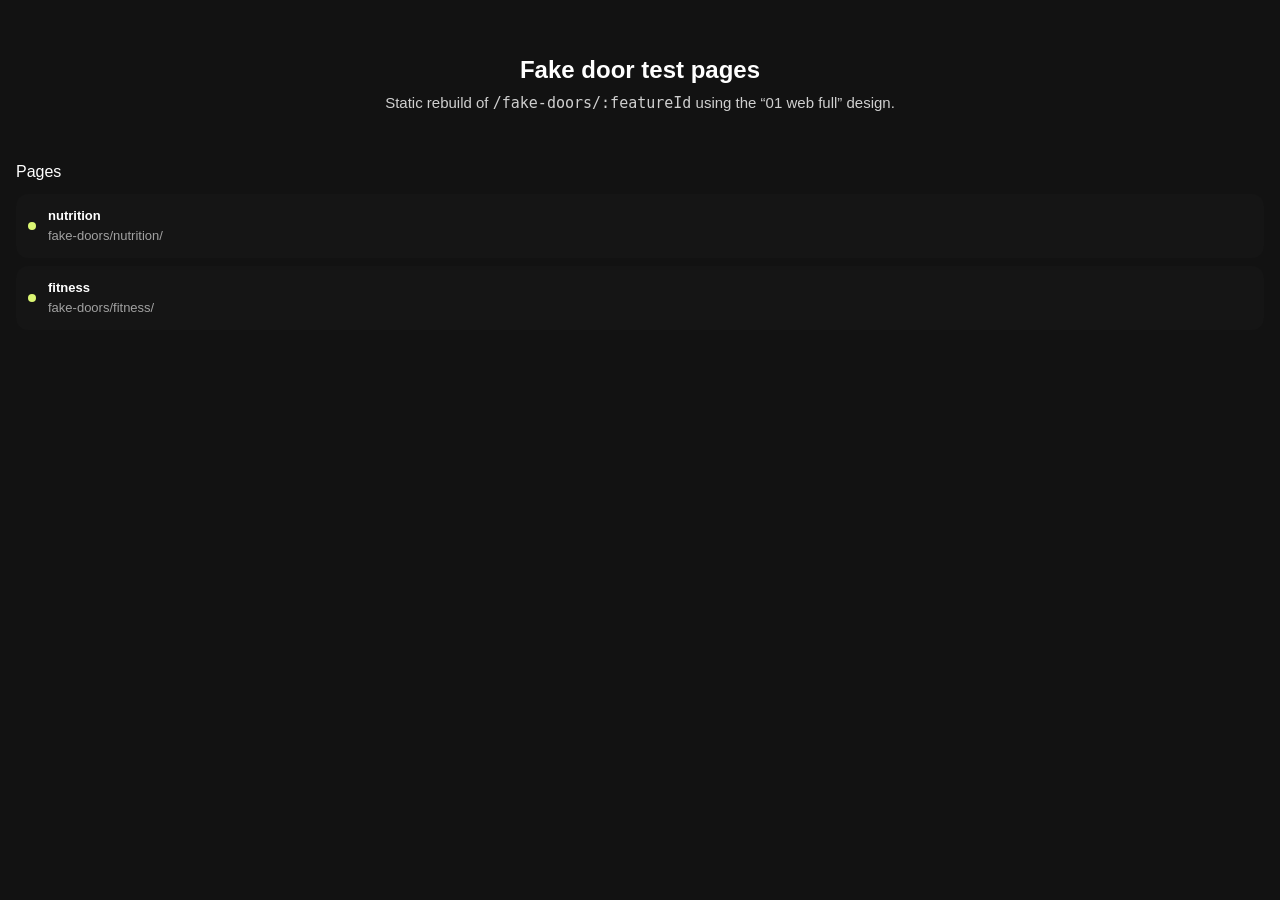
<file: index.html>
<!doctype html>
<html lang="en">
    <head>
        <meta charset="UTF-8" />
        <meta name="viewport" content="width=device-width, initial-scale=1.0, viewport-fit=cover" />
        <meta name="robots" content="noindex, nofollow" />
        <title>Fake door test pages</title>
        <link rel="stylesheet" href="assets/app.css" />
    </head>
    <body>
        <main>
            <div class="closing__text">
                <h1>Fake door test pages</h1>
                <p class="closing__subtitle">Static rebuild of <code>/fake-doors/:featureId</code> using the “01 web full” design.</p>
            </div>
            <section>
                <h2>Pages</h2>
                <div class="rows">
                    <a class="value-row" href="fake-doors/nutrition/"><span class="value-row__dot"></span><div><p class="value-row__title">nutrition</p><p class="value-row__subtitle">fake-doors/nutrition/</p></div></a>
                    <a class="value-row" href="fake-doors/fitness/"><span class="value-row__dot"></span><div><p class="value-row__title">fitness</p><p class="value-row__subtitle">fake-doors/fitness/</p></div></a>
                </div>
            </section>
        </main>
    </body>
</html>
</file>
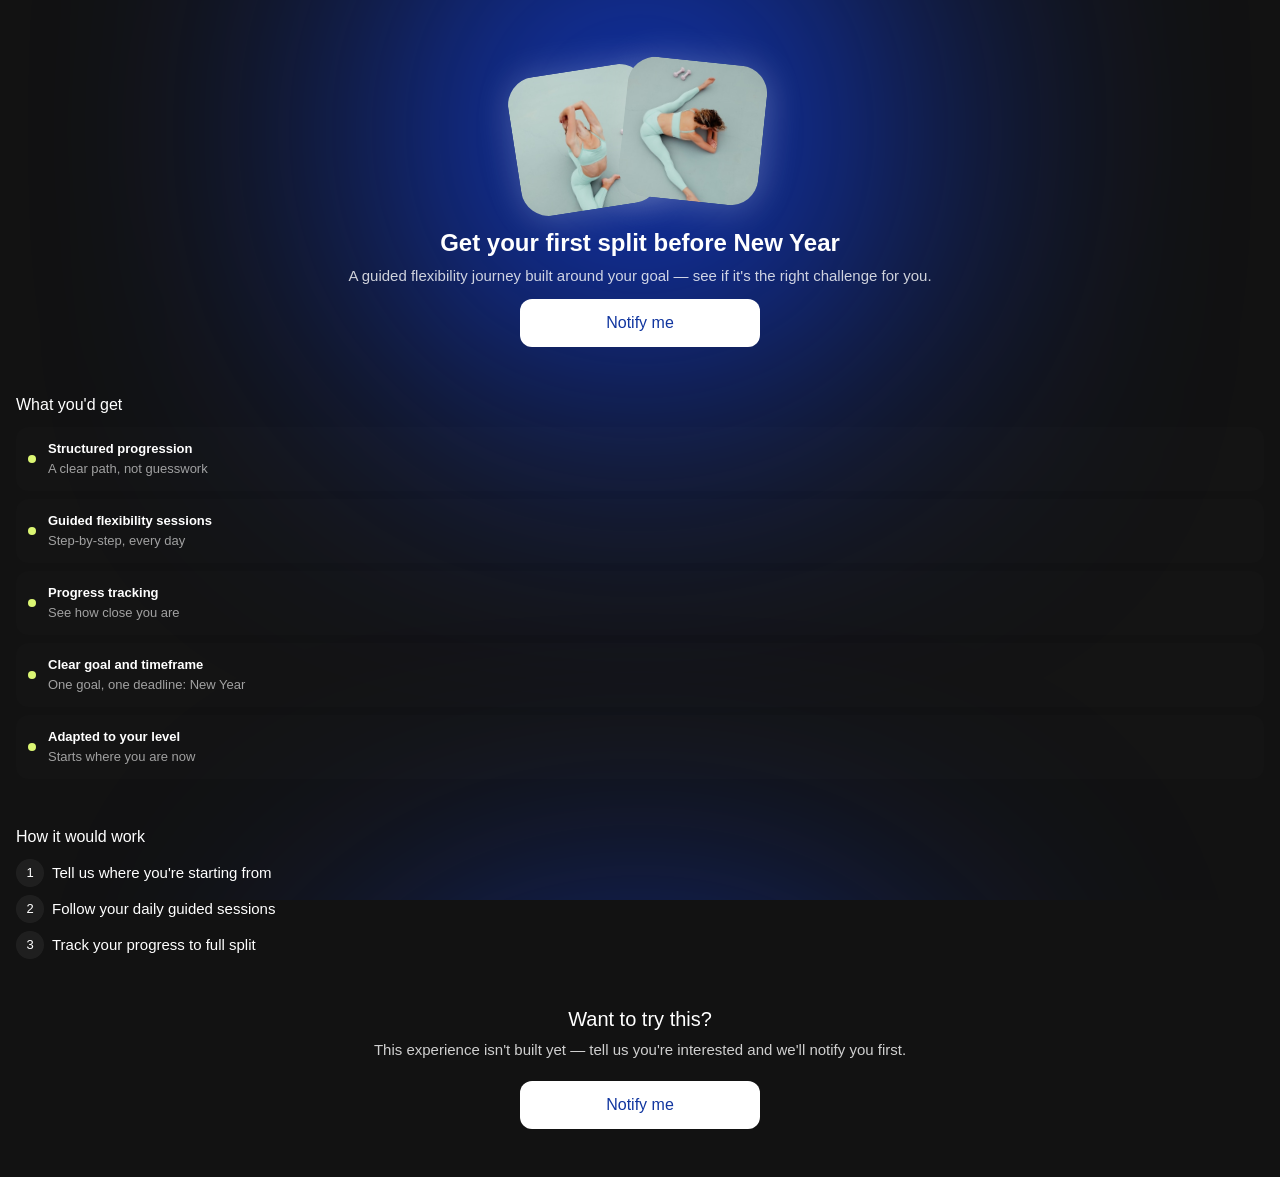
<file: fake-doors/fitness/index.html>
<!doctype html>
<html lang="en">
    <head>
        <meta charset="UTF-8" />
        <meta name="viewport" content="width=device-width, initial-scale=1.0, viewport-fit=cover" />
        <meta name="robots" content="noindex, nofollow" />
        <title>Muscle Booster Web Views</title>
        <script>
            // Runs before the app bundle to avoid a flash of collapsed 100vh content
            // on WebViews (Android in particular) that report a wrong height on first paint.
            document.documentElement.style.setProperty('--app-vh', window.innerHeight * 0.01 + 'px');
        </script>
        <link rel="stylesheet" href="../../assets/app.css" />
    </head>
    <body data-feature-id="fitness">
        <div id="root"></div>
        <script src="../../assets/app.js"></script>
    </body>
</html>
</file>
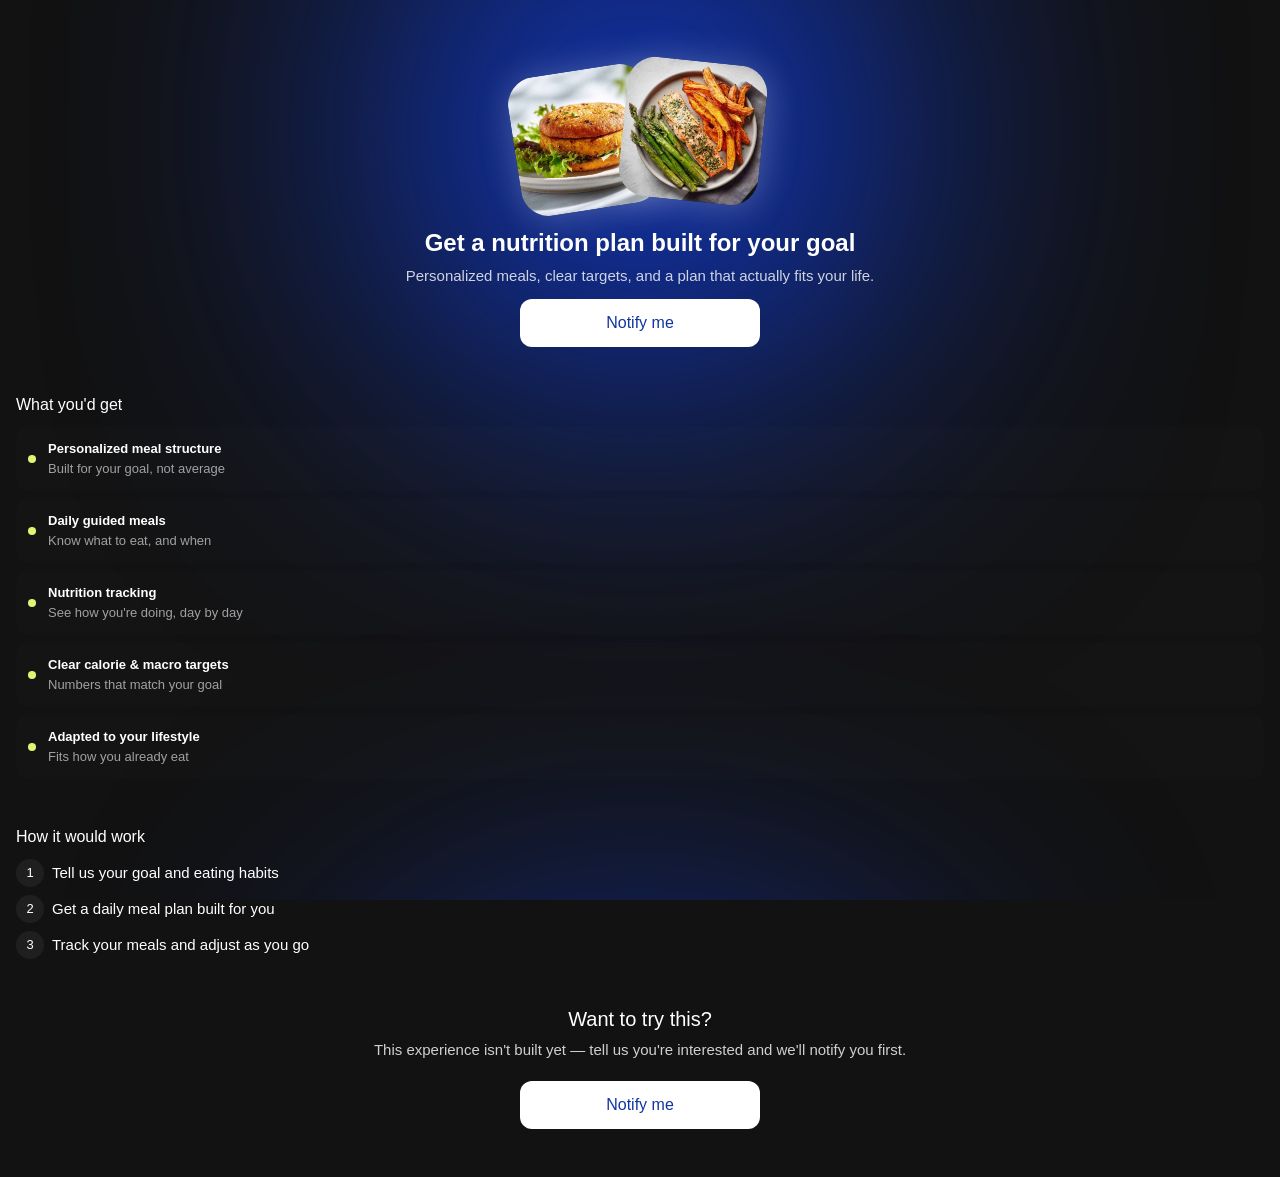
<file: fake-doors/nutrition/index.html>
<!doctype html>
<html lang="en">
    <head>
        <meta charset="UTF-8" />
        <meta name="viewport" content="width=device-width, initial-scale=1.0, viewport-fit=cover" />
        <meta name="robots" content="noindex, nofollow" />
        <title>Muscle Booster Web Views</title>
        <script>
            // Runs before the app bundle to avoid a flash of collapsed 100vh content
            // on WebViews (Android in particular) that report a wrong height on first paint.
            document.documentElement.style.setProperty('--app-vh', window.innerHeight * 0.01 + 'px');
        </script>
        <link rel="stylesheet" href="../../assets/app.css" />
    </head>
    <body data-feature-id="nutrition">
        <div id="root"></div>
        <script src="../../assets/app.js"></script>
    </body>
</html>
</file>
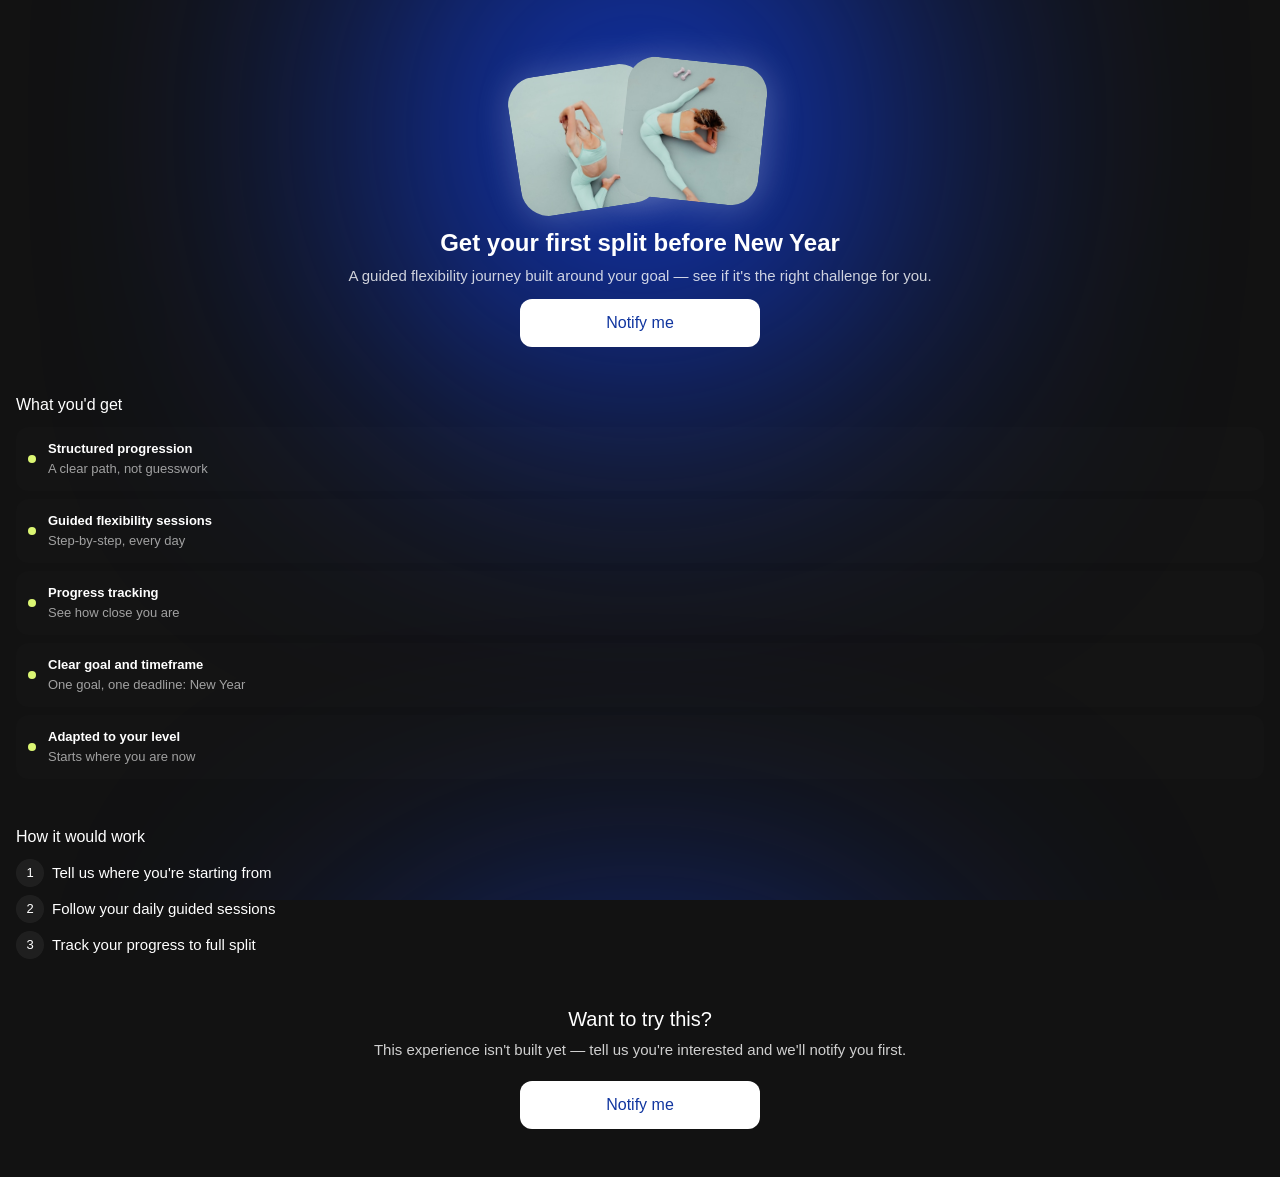
<file: fake-doors/stretching/index.html>
<!doctype html>
<html lang="en">
    <head>
        <meta charset="UTF-8" />
        <meta name="viewport" content="width=device-width, initial-scale=1.0, viewport-fit=cover" />
        <meta name="robots" content="noindex, nofollow" />
        <title>Muscle Booster Web Views</title>
        <script>
            // Runs before the app bundle to avoid a flash of collapsed 100vh content
            // on WebViews (Android in particular) that report a wrong height on first paint.
            document.documentElement.style.setProperty('--app-vh', window.innerHeight * 0.01 + 'px');
        </script>
        <link rel="stylesheet" href="../../assets/app.css" />
    </head>
    <body data-feature-id="stretching">
        <div id="root"></div>
        <script src="../../assets/app.js"></script>
    </body>
</html>
</file>
<file: assets/app.css>
/* Fake door offer page — "01 web full" design.
   Tokens mirror the ones the real web-views bundle sets at boot. */

:root {
    /* Safe area. env() resolves inside the app's WKWebView because the page ships
       viewport-fit=cover and the web view sets contentInsetAdjustmentBehavior = .never.
       Native can override these four vars via window.setSafeAreaInsets() when a
       platform reports nothing (older Android WebViews). */
    --safe-top: env(safe-area-inset-top, 0px);
    --safe-right: env(safe-area-inset-right, 0px);
    --safe-bottom: env(safe-area-inset-bottom, 0px);
    --safe-left: env(safe-area-inset-left, 0px);

    /* Room under the status bar for the native close button, per the design. */
    --nav-height: 56px;

    --gutter: 16px;

    --color-white: #ffffff;
    --color-secondary: #bababa;
    --color-primary: #121212;
    --accent-color-brand: #1044ff;
    --background-color-highlighted: rgba(255, 255, 255, 0.06);

    --text-primary: #ffffff;
    --text-secondary: rgba(255, 255, 255, 0.8);
    --text-muted: rgba(255, 255, 255, 0.6);
    --color-lime: #dbf673;
    --button-fg: #10359f;
}

* {
    box-sizing: border-box;
    -webkit-tap-highlight-color: transparent;
}

html,
body {
    margin: 0;
    padding: 0;
    overflow-x: hidden;
}

body {
    background: var(--color-primary);
    color: var(--text-primary);
    font-family: -apple-system, BlinkMacSystemFont, 'SF Pro Text', 'Segoe UI', Roboto, sans-serif;
    font-size: 15px;
    line-height: 22px;
    overflow-x: hidden;
}

/* The two blurred brand-blue circles behind everything (Figma: r236 #1044FF, 300px blur).
   They live in a clipped fixed layer so they can't widen the document. */
.glow-layer {
    position: fixed;
    inset: 0;
    overflow: hidden;
    pointer-events: none;
    z-index: 0;
}

.glow {
    position: absolute;
    left: 50%;
    width: 472px;
    height: 472px;
    margin-left: -236px;
    border-radius: 50%;
    background: var(--accent-color-brand);
    filter: blur(150px);
}

.glow--top {
    top: -106px;
}

.glow--bottom {
    top: 990px;
}

/* The background (body + .glow-layer) is full-bleed; everything inside main
   stays inside the safe area. */
main {
    position: relative;
    z-index: 1;
    display: flex;
    flex-direction: column;
    align-items: center;
    gap: 48px;
    width: 100%;
    padding: calc(var(--safe-top) + var(--nav-height)) var(--safe-right)
        calc(var(--safe-bottom) + 48px) var(--safe-left);
}

/* ---- hero ---- */

.hero {
    display: flex;
    flex-direction: column;
    align-items: center;
    gap: 12px;
    width: 100%;
}

.hero__images {
    position: relative;
    width: 253px;
    height: 161px;
}

.hero__images img {
    position: absolute;
    width: 140px;
    height: 140px;
    object-fit: cover;
    border-radius: 28px;
    box-shadow: 1.75px 1.75px 36px 0 rgba(255, 255, 255, 0.25);
}

.hero__images img:first-child {
    left: 0;
    top: 14px;
    transform: rotate(-8.8deg);
}

.hero__images img:last-child {
    left: 109px;
    top: 5px;
    transform: rotate(5.96deg);
}

.hero__text {
    display: flex;
    flex-direction: column;
    align-items: center;
    gap: 8px;
    width: 100%;
    padding: 0 var(--gutter);
    text-align: center;
}

h1 {
    margin: 0;
    font-size: 24px;
    line-height: 28px;
    font-weight: 600;
}

.hero__subtitle {
    margin: 0;
    font-size: 15px;
    line-height: 22px;
    color: var(--text-secondary);
}

/* ---- sections ---- */

section {
    display: flex;
    flex-direction: column;
    align-items: flex-start;
    gap: 12px;
    width: 100%;
    padding: 0 var(--gutter);
}

h2 {
    margin: 0;
    font-size: 16px;
    line-height: 20px;
    font-weight: 500;
}

.rows {
    display: flex;
    flex-direction: column;
    gap: 8px;
    width: 100%;
}

.value-row {
    display: flex;
    align-items: center;
    gap: 12px;
    width: 100%;
    padding: 12px;
    border-radius: 12px;
    background: rgba(255, 255, 255, 0.01);
}

.value-row__dot {
    flex: none;
    width: 8px;
    height: 8px;
    border-radius: 4px;
    background: var(--color-lime);
}

.value-row__title {
    margin: 0;
    font-size: 13px;
    line-height: 20px;
    font-weight: 600;
}

.value-row__subtitle {
    margin: 0;
    font-size: 13px;
    line-height: 20px;
    color: var(--text-muted);
}

.step-row {
    display: flex;
    align-items: center;
    gap: 8px;
    width: 100%;
}

.step-row__num {
    display: flex;
    flex: none;
    align-items: center;
    justify-content: center;
    width: 28px;
    height: 28px;
    border-radius: 14px;
    background: var(--background-color-highlighted);
    font-size: 13px;
    font-weight: 500;
}

.step-row__text {
    margin: 0;
    font-size: 15px;
    line-height: 22px;
}

/* ---- closing block + CTA ---- */

.closing {
    display: flex;
    flex-direction: column;
    align-items: center;
    gap: 20px;
    width: 100%;
}

.closing__text {
    display: flex;
    flex-direction: column;
    align-items: center;
    gap: 8px;
    width: 100%;
    padding: 0 var(--gutter);
    text-align: center;
}

.closing__title {
    margin: 0;
    font-size: 20px;
    line-height: 24px;
    font-weight: 500;
}

.closing__subtitle {
    margin: 0;
    font-size: 15px;
    line-height: 22px;
    color: var(--text-secondary);
}

.cta {
    width: 240px;
    height: 48px;
    padding: 8px 16px;
    border: 0;
    border-radius: 12px;
    background: var(--color-white);
    color: var(--button-fg);
    font-family: inherit;
    font-size: 16px;
    line-height: 20px;
    font-weight: 500;
    cursor: pointer;
}

.cta:active {
    opacity: 0.8;
}

/* ---- error state (unknown featureId) ---- */

.error {
    gap: 12px;
    justify-content: center;
    min-height: 100vh;
    min-height: calc(var(--app-vh, 1vh) * 100);
    text-align: center;
}

.error p {
    margin: 0;
    padding: 0 32px;
}

.error__message {
    color: var(--text-secondary);
}
a { text-decoration: none; color: inherit; }
</file>
